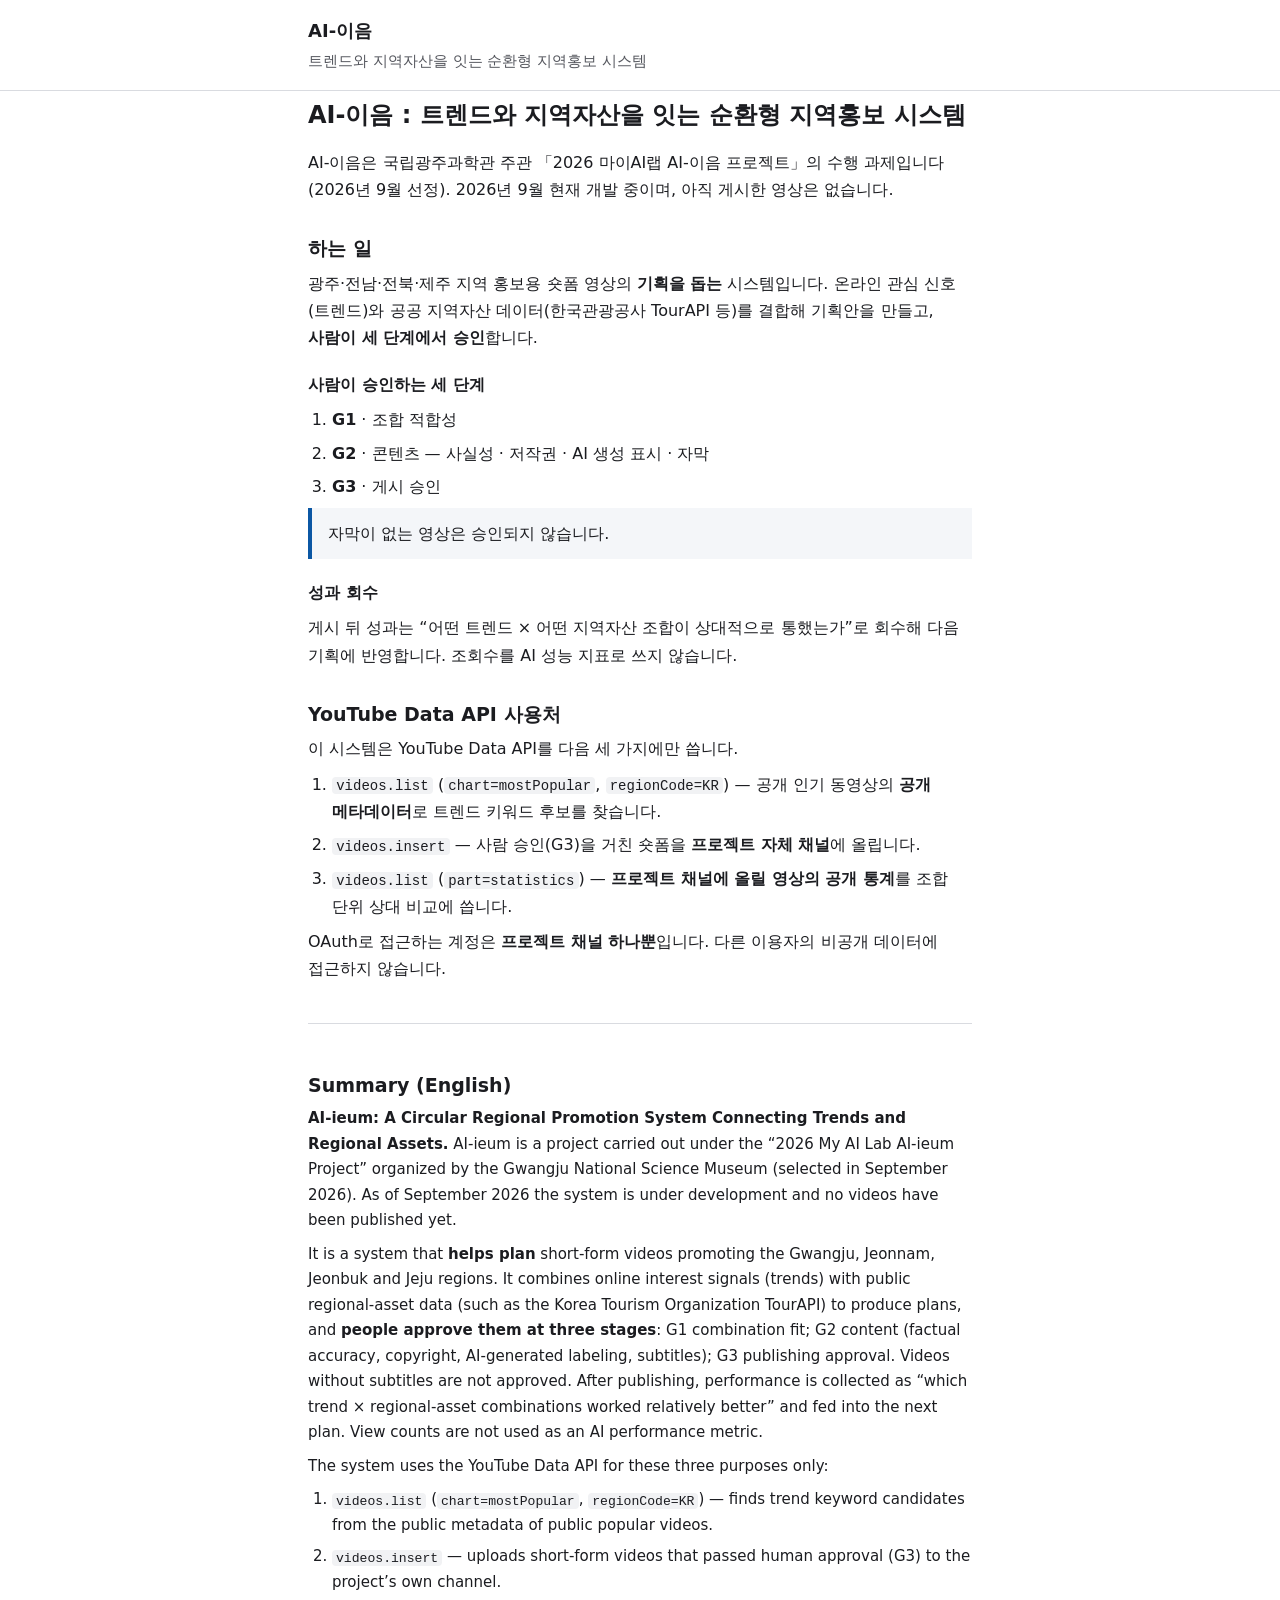
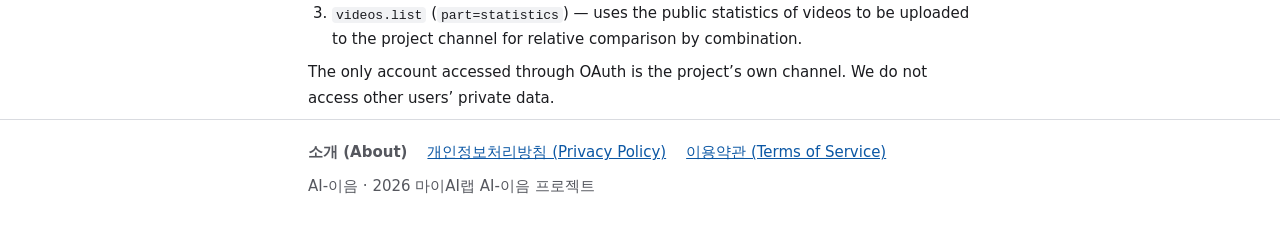
<file: docs/index.html>
<!doctype html>
<html lang="ko">
<head>
  <meta charset="utf-8">
  <meta name="viewport" content="width=device-width, initial-scale=1">
  <title>AI-이음 : 트렌드와 지역자산을 잇는 순환형 지역홍보 시스템</title>
  <meta name="description" content="광주·전남·전북·제주 지역 홍보용 숏폼 영상의 기획을 돕는 시스템 AI-이음의 소개와 YouTube Data API 사용처">
  <link rel="icon" href="data:,">
  <link rel="stylesheet" href="style.css">
</head>
<body>
  <header class="site-header">
    <div class="wrap">
      <a class="brand" href="index.html">AI-이음</a>
      <p class="tagline">트렌드와 지역자산을 잇는 순환형 지역홍보 시스템</p>
    </div>
  </header>

  <main class="wrap">
    <h1>AI-이음 : 트렌드와 지역자산을 잇는 순환형 지역홍보 시스템</h1>

    <p>AI-이음은 국립광주과학관 주관 「2026 마이AI랩 AI-이음 프로젝트」의 수행 과제입니다(2026년 9월 선정). 2026년 9월 현재 개발 중이며, 아직 게시한 영상은 없습니다.</p>

    <h2>하는 일</h2>
    <p>광주·전남·전북·제주 지역 홍보용 숏폼 영상의 <strong>기획을 돕는</strong> 시스템입니다.
      온라인 관심 신호(트렌드)와 공공 지역자산 데이터(한국관광공사 TourAPI 등)를 결합해 기획안을 만들고,
      <strong>사람이 세 단계에서 승인</strong>합니다.</p>

    <h3>사람이 승인하는 세 단계</h3>
    <ol>
      <li><strong>G1</strong> · 조합 적합성</li>
      <li><strong>G2</strong> · 콘텐츠 — 사실성 · 저작권 · AI 생성 표시 · 자막</li>
      <li><strong>G3</strong> · 게시 승인</li>
    </ol>
    <p class="note">자막이 없는 영상은 승인되지 않습니다.</p>

    <h3>성과 회수</h3>
    <p>게시 뒤 성과는 “어떤 트렌드 × 어떤 지역자산 조합이 상대적으로 통했는가”로 회수해 다음 기획에 반영합니다.
      조회수를 AI 성능 지표로 쓰지 않습니다.</p>

    <h2>YouTube Data API 사용처</h2>
    <p>이 시스템은 YouTube Data API를 다음 세 가지에만 씁니다.</p>
    <ol>
      <li><code>videos.list</code> (<code>chart=mostPopular</code>, <code>regionCode=KR</code>) —
        공개 인기 동영상의 <strong>공개 메타데이터</strong>로 트렌드 키워드 후보를 찾습니다.</li>
      <li><code>videos.insert</code> — 사람 승인(G3)을 거친 숏폼을 <strong>프로젝트 자체 채널</strong>에 올립니다.</li>
      <li><code>videos.list</code> (<code>part=statistics</code>) —
        <strong>프로젝트 채널에 올릴 영상의 공개 통계</strong>를 조합 단위 상대 비교에 씁니다.</li>
    </ol>
    <p>OAuth로 접근하는 계정은 <strong>프로젝트 채널 하나뿐</strong>입니다. 다른 이용자의 비공개 데이터에 접근하지 않습니다.</p>

    <section class="summary-en" lang="en">
      <h2>Summary (English)</h2>
      <p><strong>AI-ieum: A Circular Regional Promotion System Connecting Trends and Regional Assets.</strong>
        AI-ieum is a project carried out under the “2026 My AI Lab AI-ieum Project” organized by the Gwangju National Science Museum (selected in September 2026). As of September 2026 the system is under development and no videos have been published yet.</p>
      <p>It is a system that <strong>helps plan</strong> short-form videos promoting the Gwangju, Jeonnam, Jeonbuk and Jeju regions.
        It combines online interest signals (trends) with public regional-asset data (such as the Korea Tourism Organization TourAPI) to produce plans,
        and <strong>people approve them at three stages</strong>: G1 combination fit; G2 content (factual accuracy, copyright, AI-generated labeling, subtitles); G3 publishing approval.
        Videos without subtitles are not approved.
        After publishing, performance is collected as “which trend × regional-asset combinations worked relatively better” and fed into the next plan.
        View counts are not used as an AI performance metric.</p>
      <p>The system uses the YouTube Data API for these three purposes only:</p>
      <ol>
        <li><code>videos.list</code> (<code>chart=mostPopular</code>, <code>regionCode=KR</code>) — finds trend keyword candidates from the public metadata of public popular videos.</li>
        <li><code>videos.insert</code> — uploads short-form videos that passed human approval (G3) to the project’s own channel.</li>
        <li><code>videos.list</code> (<code>part=statistics</code>) — uses the public statistics of videos to be uploaded to the project channel for relative comparison by combination.</li>
      </ol>
      <p>The only account accessed through OAuth is the project’s own channel. We do not access other users’ private data.</p>
    </section>
  </main>

  <footer class="site-footer">
    <div class="wrap">
      <nav aria-label="사이트 안내">
        <ul>
          <li><a href="index.html" aria-current="page">소개 (About)</a></li>
          <li><a href="privacy.html">개인정보처리방침 (Privacy Policy)</a></li>
          <li><a href="terms.html">이용약관 (Terms of Service)</a></li>
        </ul>
      </nav>
      <p>AI-이음 · 2026 마이AI랩 AI-이음 프로젝트</p>
    </div>
  </footer>
</body>
</html>
</file>
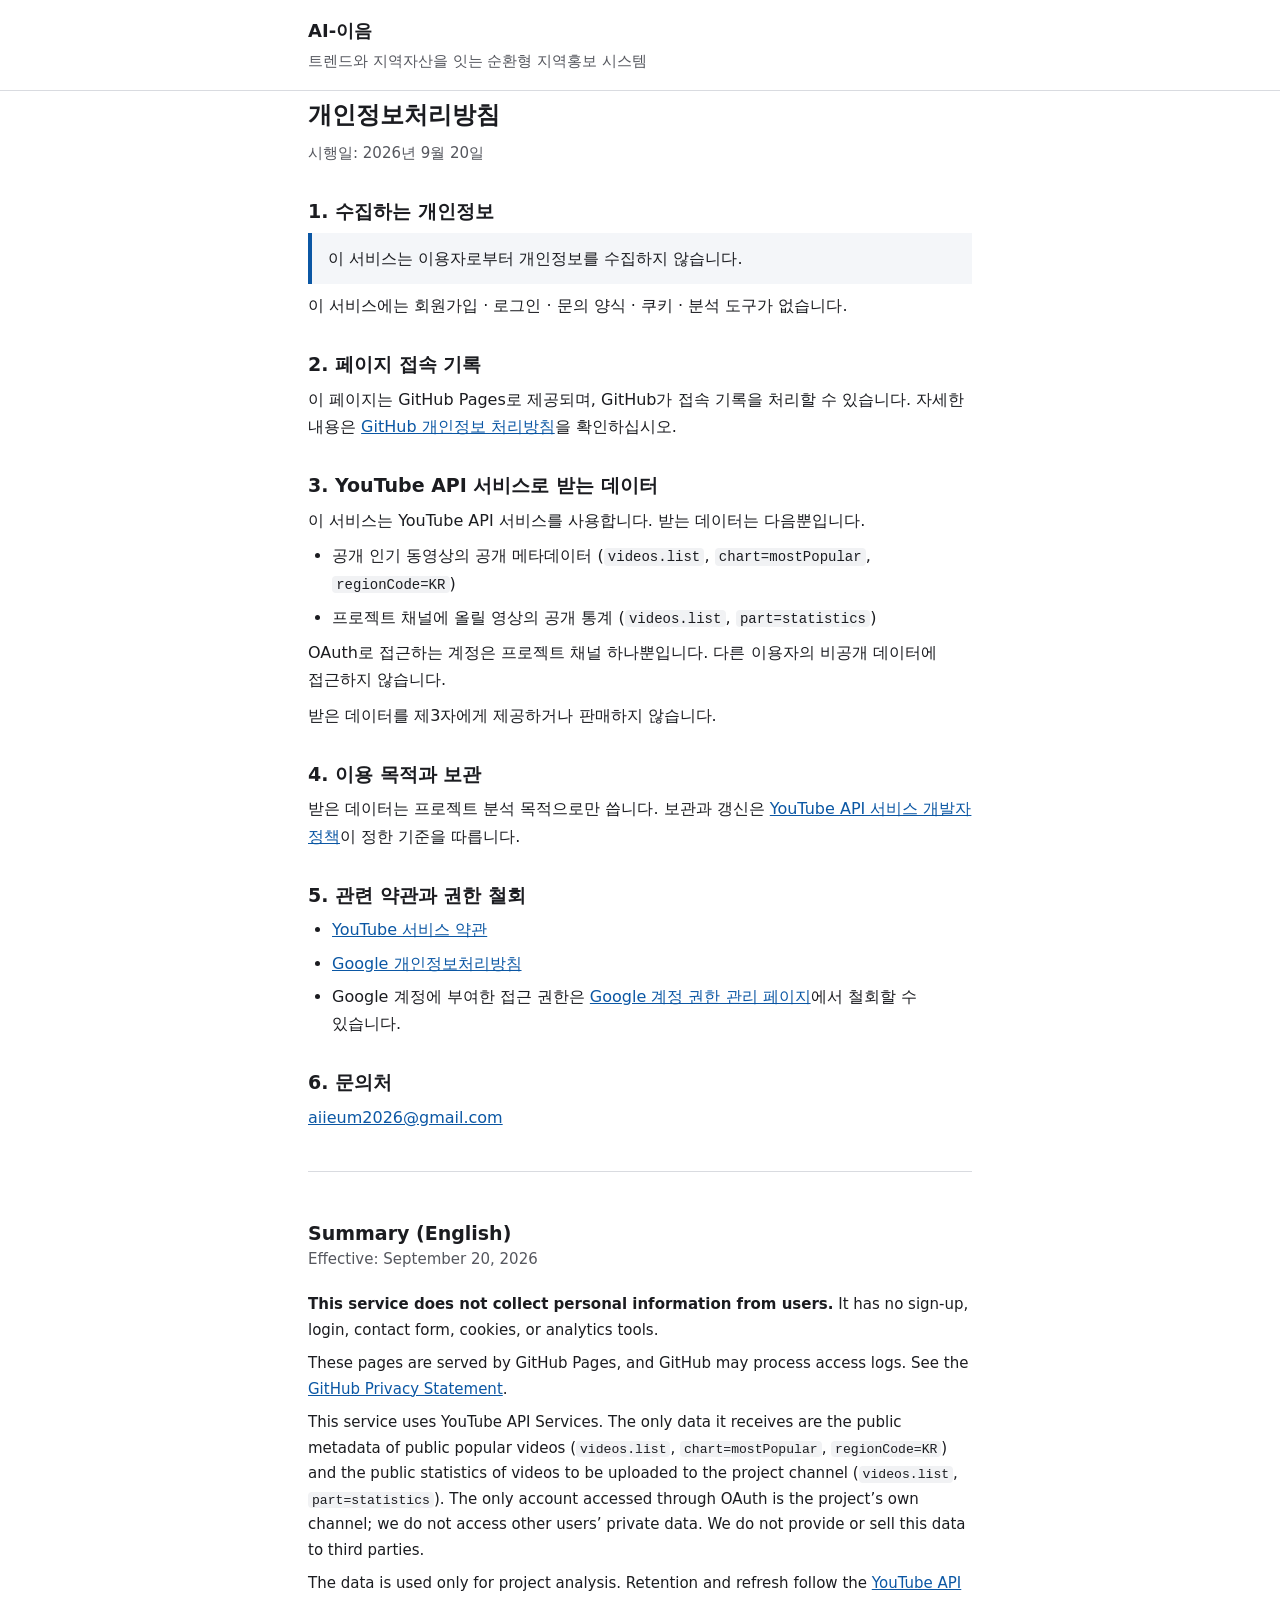
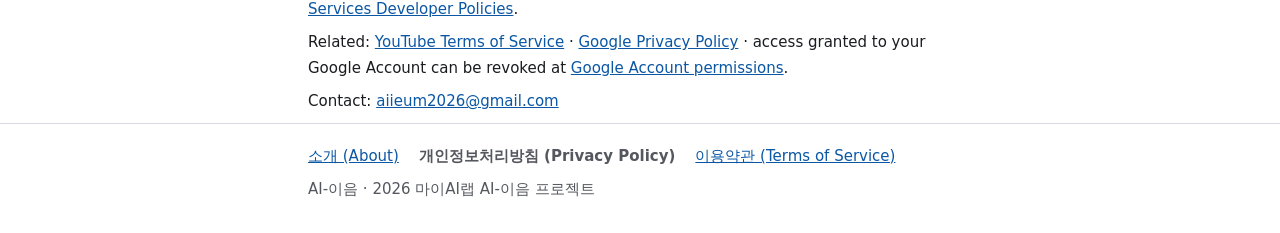
<file: docs/privacy.html>
<!doctype html>
<html lang="ko">
<head>
  <meta charset="utf-8">
  <meta name="viewport" content="width=device-width, initial-scale=1">
  <title>개인정보처리방침 · AI-이음</title>
  <meta name="description" content="AI-이음 개인정보처리방침">
  <link rel="icon" href="data:,">
  <link rel="stylesheet" href="style.css">
</head>
<body>
  <header class="site-header">
    <div class="wrap">
      <a class="brand" href="index.html">AI-이음</a>
      <p class="tagline">트렌드와 지역자산을 잇는 순환형 지역홍보 시스템</p>
    </div>
  </header>

  <main class="wrap">
    <h1>개인정보처리방침</h1>
    <p class="effective">시행일: 2026년 9월 20일</p>

    <h2>1. 수집하는 개인정보</h2>
    <p class="note">이 서비스는 이용자로부터 개인정보를 수집하지 않습니다.</p>
    <p>이 서비스에는 회원가입 · 로그인 · 문의 양식 · 쿠키 · 분석 도구가 없습니다.</p>

    <h2>2. 페이지 접속 기록</h2>
    <p>이 페이지는 GitHub Pages로 제공되며, GitHub가 접속 기록을 처리할 수 있습니다.
      자세한 내용은 <a href="https://docs.github.com/en/site-policy/privacy-policies/github-general-privacy-statement">GitHub 개인정보 처리방침</a>을 확인하십시오.</p>

    <h2>3. YouTube API 서비스로 받는 데이터</h2>
    <p>이 서비스는 YouTube API 서비스를 사용합니다. 받는 데이터는 다음뿐입니다.</p>
    <ul>
      <li>공개 인기 동영상의 공개 메타데이터 (<code>videos.list</code>, <code>chart=mostPopular</code>, <code>regionCode=KR</code>)</li>
      <li>프로젝트 채널에 올릴 영상의 공개 통계 (<code>videos.list</code>, <code>part=statistics</code>)</li>
    </ul>
    <p>OAuth로 접근하는 계정은 프로젝트 채널 하나뿐입니다. 다른 이용자의 비공개 데이터에 접근하지 않습니다.</p>
    <p>받은 데이터를 제3자에게 제공하거나 판매하지 않습니다.</p>

    <h2>4. 이용 목적과 보관</h2>
    <p>받은 데이터는 프로젝트 분석 목적으로만 씁니다.
      보관과 갱신은 <a href="https://developers.google.com/youtube/terms/developer-policies">YouTube API 서비스 개발자 정책</a>이 정한 기준을 따릅니다.</p>

    <h2>5. 관련 약관과 권한 철회</h2>
    <ul>
      <li><a href="https://www.youtube.com/t/terms">YouTube 서비스 약관</a></li>
      <li><a href="https://policies.google.com/privacy">Google 개인정보처리방침</a></li>
      <li>Google 계정에 부여한 접근 권한은 <a href="https://myaccount.google.com/permissions">Google 계정 권한 관리 페이지</a>에서 철회할 수 있습니다.</li>
    </ul>

    <h2>6. 문의처</h2>
    <p><a href="mailto:aiieum2026@gmail.com">aiieum2026@gmail.com</a></p>

    <section class="summary-en" lang="en">
      <h2>Summary (English)</h2>
      <p class="effective">Effective: September 20, 2026</p>
      <p><strong>This service does not collect personal information from users.</strong>
        It has no sign-up, login, contact form, cookies, or analytics tools.</p>
      <p>These pages are served by GitHub Pages, and GitHub may process access logs.
        See the <a href="https://docs.github.com/en/site-policy/privacy-policies/github-general-privacy-statement">GitHub Privacy Statement</a>.</p>
      <p>This service uses YouTube API Services. The only data it receives are
        the public metadata of public popular videos (<code>videos.list</code>, <code>chart=mostPopular</code>, <code>regionCode=KR</code>)
        and the public statistics of videos to be uploaded to the project channel (<code>videos.list</code>, <code>part=statistics</code>).
        The only account accessed through OAuth is the project’s own channel; we do not access other users’ private data.
        We do not provide or sell this data to third parties.</p>
      <p>The data is used only for project analysis. Retention and refresh follow the
        <a href="https://developers.google.com/youtube/terms/developer-policies">YouTube API Services Developer Policies</a>.</p>
      <p>Related: <a href="https://www.youtube.com/t/terms">YouTube Terms of Service</a> ·
        <a href="https://policies.google.com/privacy">Google Privacy Policy</a> ·
        access granted to your Google Account can be revoked at <a href="https://myaccount.google.com/permissions">Google Account permissions</a>.</p>
      <p>Contact: <a href="mailto:aiieum2026@gmail.com">aiieum2026@gmail.com</a></p>
    </section>
  </main>

  <footer class="site-footer">
    <div class="wrap">
      <nav aria-label="사이트 안내">
        <ul>
          <li><a href="index.html">소개 (About)</a></li>
          <li><a href="privacy.html" aria-current="page">개인정보처리방침 (Privacy Policy)</a></li>
          <li><a href="terms.html">이용약관 (Terms of Service)</a></li>
        </ul>
      </nav>
      <p>AI-이음 · 2026 마이AI랩 AI-이음 프로젝트</p>
    </div>
  </footer>
</body>
</html>
</file>
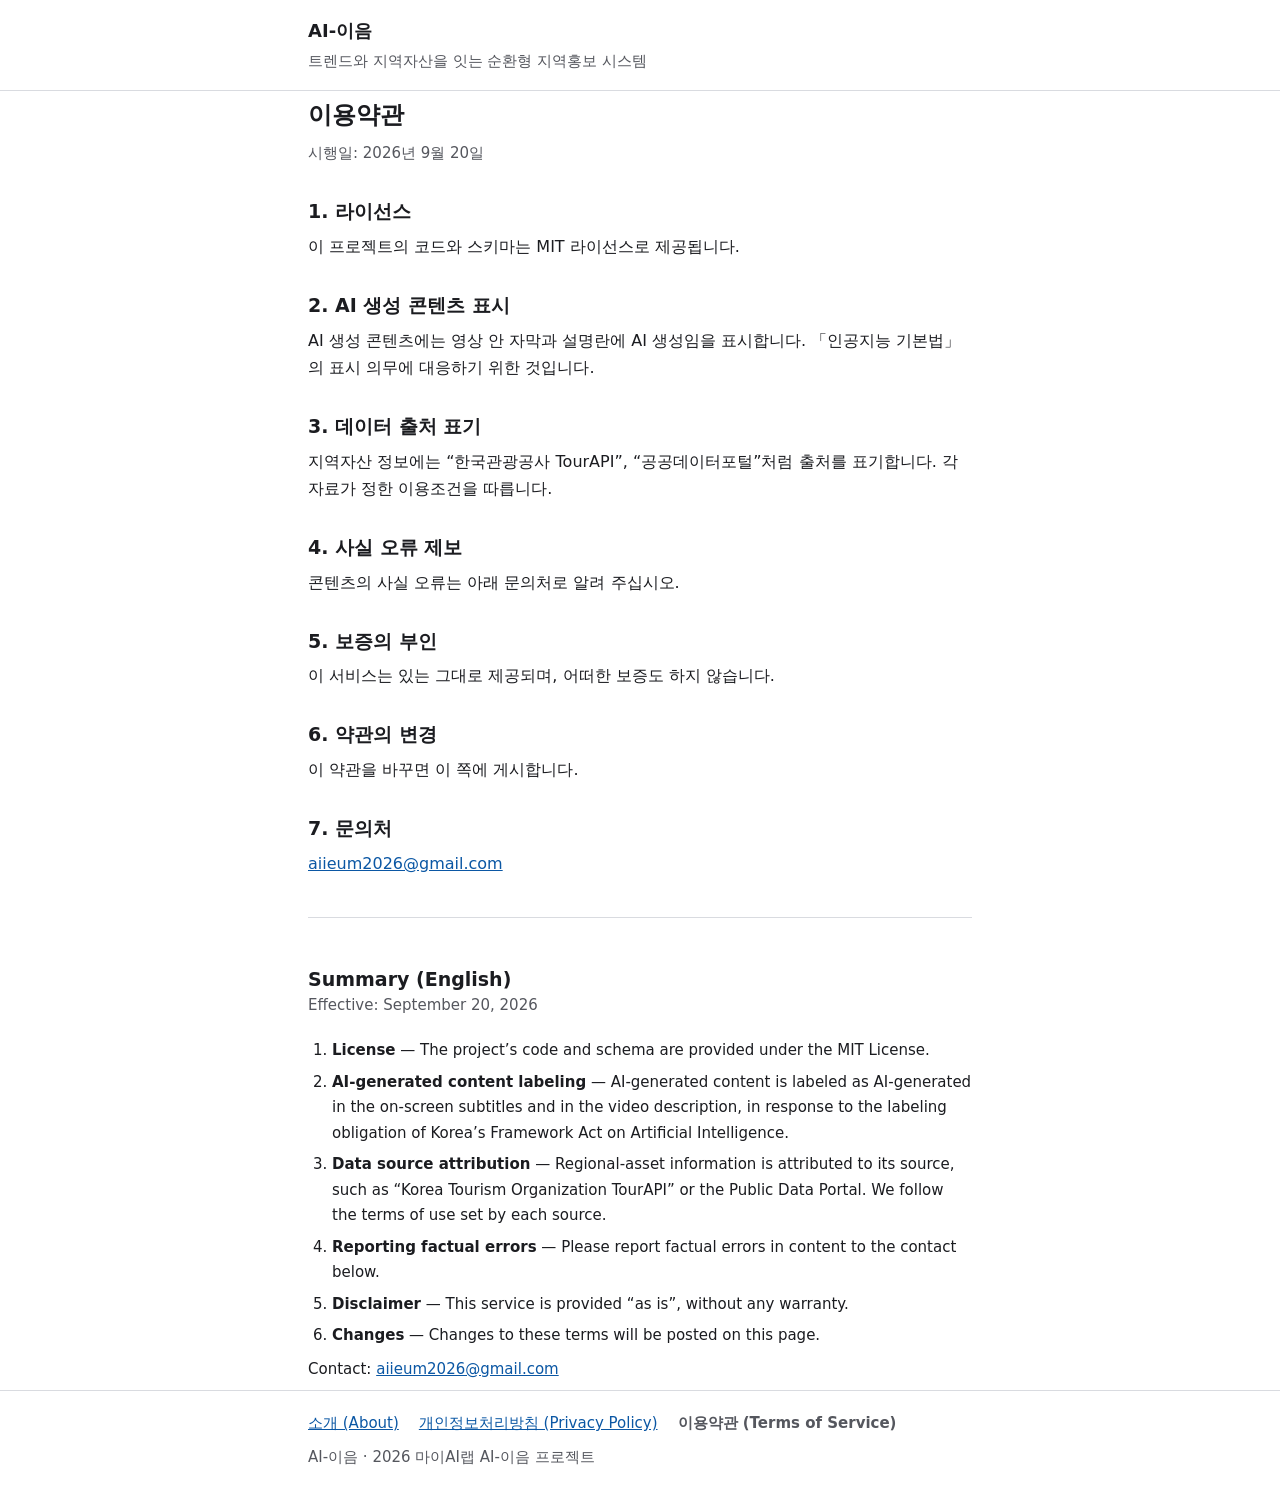
<file: docs/terms.html>
<!doctype html>
<html lang="ko">
<head>
  <meta charset="utf-8">
  <meta name="viewport" content="width=device-width, initial-scale=1">
  <title>이용약관 · AI-이음</title>
  <meta name="description" content="AI-이음 이용약관">
  <link rel="icon" href="data:,">
  <link rel="stylesheet" href="style.css">
</head>
<body>
  <header class="site-header">
    <div class="wrap">
      <a class="brand" href="index.html">AI-이음</a>
      <p class="tagline">트렌드와 지역자산을 잇는 순환형 지역홍보 시스템</p>
    </div>
  </header>

  <main class="wrap">
    <h1>이용약관</h1>
    <p class="effective">시행일: 2026년 9월 20일</p>

    <h2>1. 라이선스</h2>
    <p>이 프로젝트의 코드와 스키마는 MIT 라이선스로 제공됩니다.</p>

    <h2>2. AI 생성 콘텐츠 표시</h2>
    <p>AI 생성 콘텐츠에는 영상 안 자막과 설명란에 AI 생성임을 표시합니다.
      「인공지능 기본법」의 표시 의무에 대응하기 위한 것입니다.</p>

    <h2>3. 데이터 출처 표기</h2>
    <p>지역자산 정보에는 “한국관광공사 TourAPI”, “공공데이터포털”처럼 출처를 표기합니다.
      각 자료가 정한 이용조건을 따릅니다.</p>

    <h2>4. 사실 오류 제보</h2>
    <p>콘텐츠의 사실 오류는 아래 문의처로 알려 주십시오.</p>

    <h2>5. 보증의 부인</h2>
    <p>이 서비스는 있는 그대로 제공되며, 어떠한 보증도 하지 않습니다.</p>

    <h2>6. 약관의 변경</h2>
    <p>이 약관을 바꾸면 이 쪽에 게시합니다.</p>

    <h2>7. 문의처</h2>
    <p><a href="mailto:aiieum2026@gmail.com">aiieum2026@gmail.com</a></p>

    <section class="summary-en" lang="en">
      <h2>Summary (English)</h2>
      <p class="effective">Effective: September 20, 2026</p>
      <ol>
        <li><strong>License</strong> — The project’s code and schema are provided under the MIT License.</li>
        <li><strong>AI-generated content labeling</strong> — AI-generated content is labeled as AI-generated in the on-screen subtitles and in the video description, in response to the labeling obligation of Korea’s Framework Act on Artificial Intelligence.</li>
        <li><strong>Data source attribution</strong> — Regional-asset information is attributed to its source, such as “Korea Tourism Organization TourAPI” or the Public Data Portal. We follow the terms of use set by each source.</li>
        <li><strong>Reporting factual errors</strong> — Please report factual errors in content to the contact below.</li>
        <li><strong>Disclaimer</strong> — This service is provided “as is”, without any warranty.</li>
        <li><strong>Changes</strong> — Changes to these terms will be posted on this page.</li>
      </ol>
      <p>Contact: <a href="mailto:aiieum2026@gmail.com">aiieum2026@gmail.com</a></p>
    </section>
  </main>

  <footer class="site-footer">
    <div class="wrap">
      <nav aria-label="사이트 안내">
        <ul>
          <li><a href="index.html">소개 (About)</a></li>
          <li><a href="privacy.html">개인정보처리방침 (Privacy Policy)</a></li>
          <li><a href="terms.html" aria-current="page">이용약관 (Terms of Service)</a></li>
        </ul>
      </nav>
      <p>AI-이음 · 2026 마이AI랩 AI-이음 프로젝트</p>
    </div>
  </footer>
</body>
</html>
</file>
<file: docs/style.css>
/* 공용 스타일 — 시스템 글꼴만 쓴다. 외부 글꼴·CDN 없음. */
:root {
  color-scheme: light dark;
}

* {
  box-sizing: border-box;
}

html {
  -webkit-text-size-adjust: 100%;
  text-size-adjust: 100%;
}

body {
  margin: 0;
  font-family: system-ui, -apple-system, "Segoe UI", "Apple SD Gothic Neo", "Malgun Gothic", "Noto Sans KR", sans-serif;
  font-size: 1rem;
  line-height: 1.7;
  word-break: keep-all;
  overflow-wrap: anywhere;
  color: #1b1c20;
  color: light-dark(#1b1c20, #e6e7ea);
  background: #ffffff;
  background: light-dark(#ffffff, #16171a);
}

.wrap {
  max-width: 44rem;
  margin: 0 auto;
  padding: 0 1.25rem;
}

a {
  color: #0b57a4;
  color: light-dark(#0b57a4, #8cbcf2);
}

a:focus-visible {
  outline: 2px solid currentColor;
  outline-offset: 2px;
}

/* 머리 */
.site-header {
  border-bottom: 1px solid #d9dbe0;
  border-bottom: 1px solid light-dark(#d9dbe0, #34363c);
  padding: 1rem 0;
}

.brand {
  font-weight: 700;
  font-size: 1.125rem;
  text-decoration: none;
  color: inherit;
}

.tagline {
  margin: 0.125rem 0 0;
  font-size: 0.9375rem;
  color: #55575e;
  color: light-dark(#55575e, #a9abb2);
}

/* 본문 */
main {
  padding: 1.5rem 0 2.5rem;
}

h1 {
  font-size: 1.5rem;
  line-height: 1.4;
  margin: 0.5rem 0 1rem;
}

.effective {
  margin: -0.5rem 0 1.25rem;
  font-size: 0.9375rem;
  color: #55575e;
  color: light-dark(#55575e, #a9abb2);
}

h2 {
  font-size: 1.1875rem;
  line-height: 1.4;
  margin: 2rem 0 0.5rem;
}

h3 {
  font-size: 1rem;
  margin: 1.25rem 0 0.25rem;
}

p,
ul,
ol {
  margin: 0.5rem 0;
}

ul,
ol {
  padding-left: 1.5rem;
}

li + li {
  margin-top: 0.375rem;
}

code {
  font-family: ui-monospace, "SFMono-Regular", Menlo, Consolas, monospace;
  font-size: 0.875em;
  padding: 0.05em 0.3em;
  border-radius: 4px;
  background: #f1f2f4;
  background: light-dark(#f1f2f4, #25272c);
  overflow-wrap: anywhere;
}

.note {
  padding: 0.75rem 1rem;
  border-left: 4px solid #0b57a4;
  border-left: 4px solid light-dark(#0b57a4, #8cbcf2);
  background: #f4f6f9;
  background: light-dark(#f4f6f9, #1f2126);
}

.placeholder {
  font-style: normal;
  padding: 0 0.25em;
  border: 1px dashed #8a8d95;
}

/* 영문 요약 */
.summary-en {
  margin-top: 2.5rem;
  padding-top: 1rem;
  border-top: 1px solid #d9dbe0;
  border-top: 1px solid light-dark(#d9dbe0, #34363c);
  font-size: 0.9375rem;
  word-break: normal;
}

/* 꼬리 */
.site-footer {
  border-top: 1px solid #d9dbe0;
  border-top: 1px solid light-dark(#d9dbe0, #34363c);
  padding: 1.25rem 0 2rem;
  font-size: 0.9375rem;
  color: #55575e;
  color: light-dark(#55575e, #a9abb2);
}

.site-footer ul {
  list-style: none;
  padding: 0;
  margin: 0 0 0.5rem;
  display: flex;
  flex-wrap: wrap;
  gap: 0.25rem 1.25rem;
}

.site-footer li + li {
  margin-top: 0;
}

.site-footer a[aria-current="page"] {
  color: inherit;
  font-weight: 700;
  text-decoration: none;
}

.site-footer p {
  margin: 0;
}
</file>
